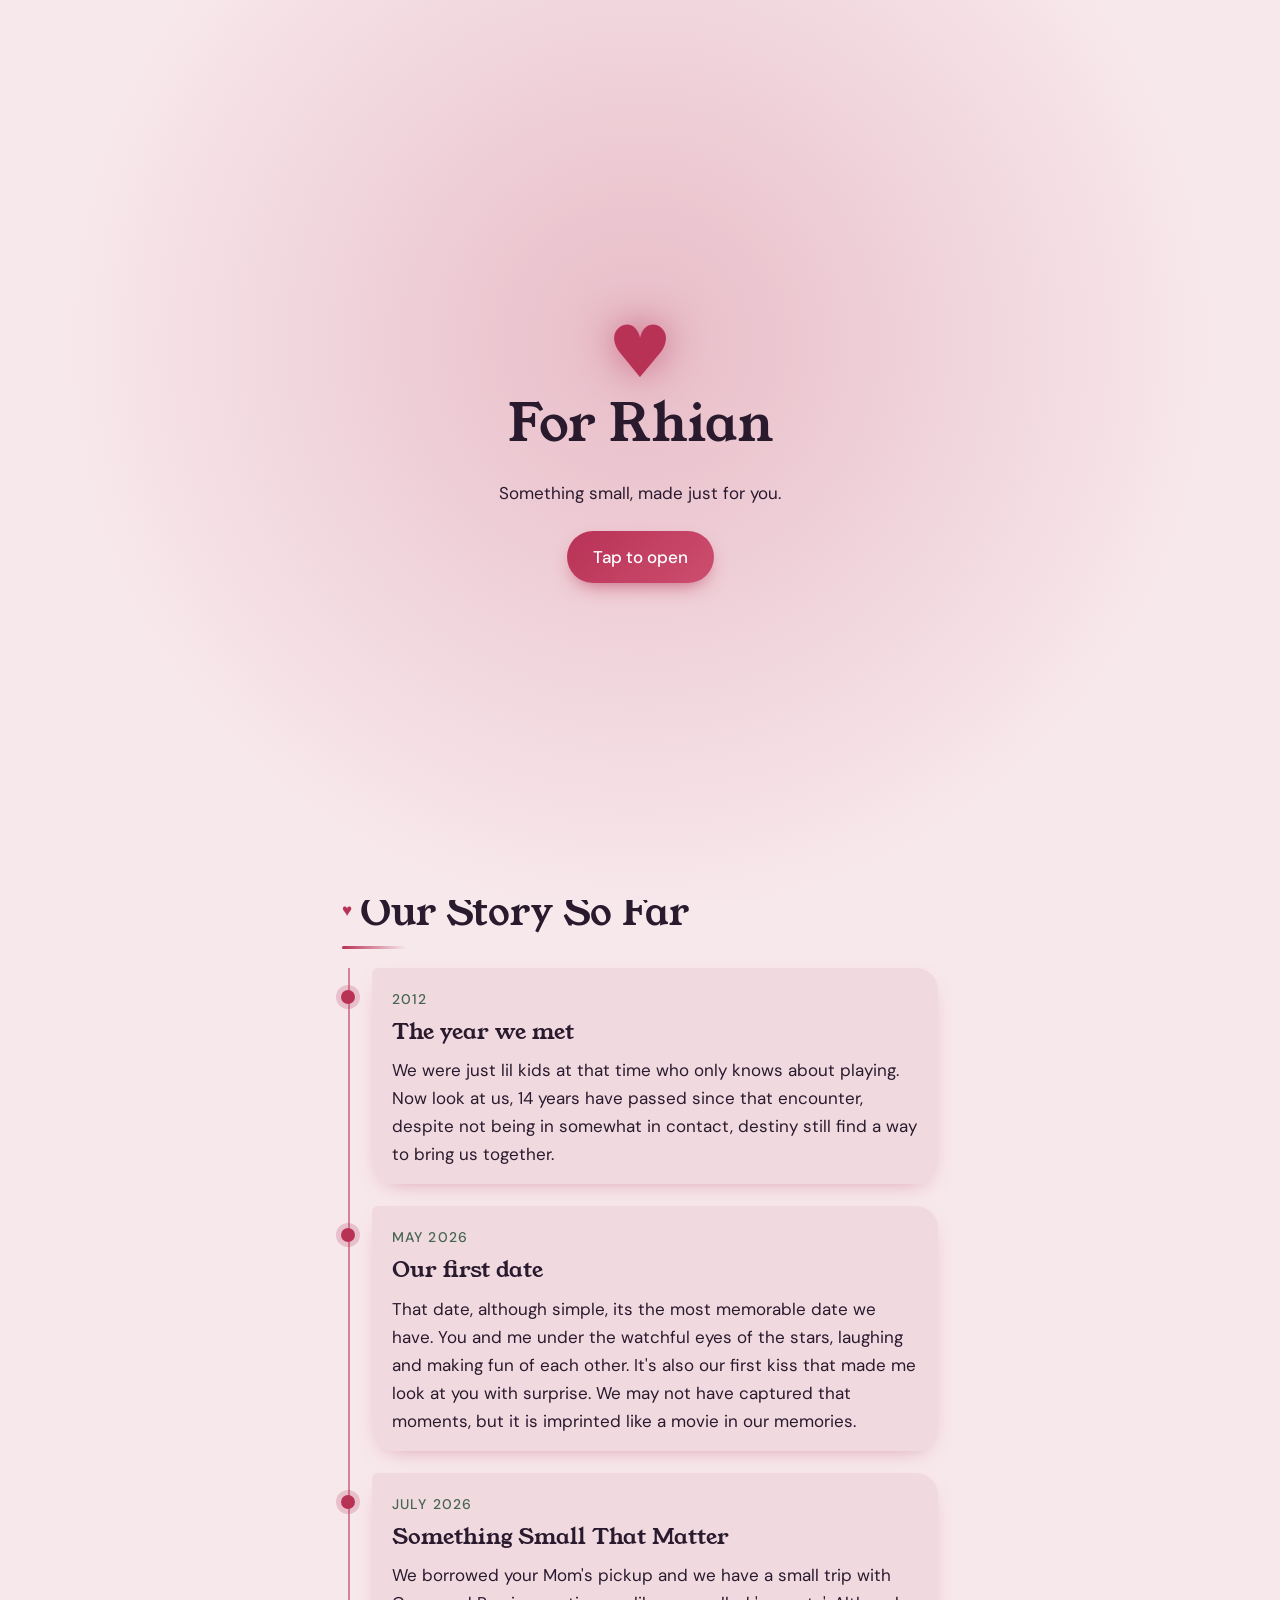
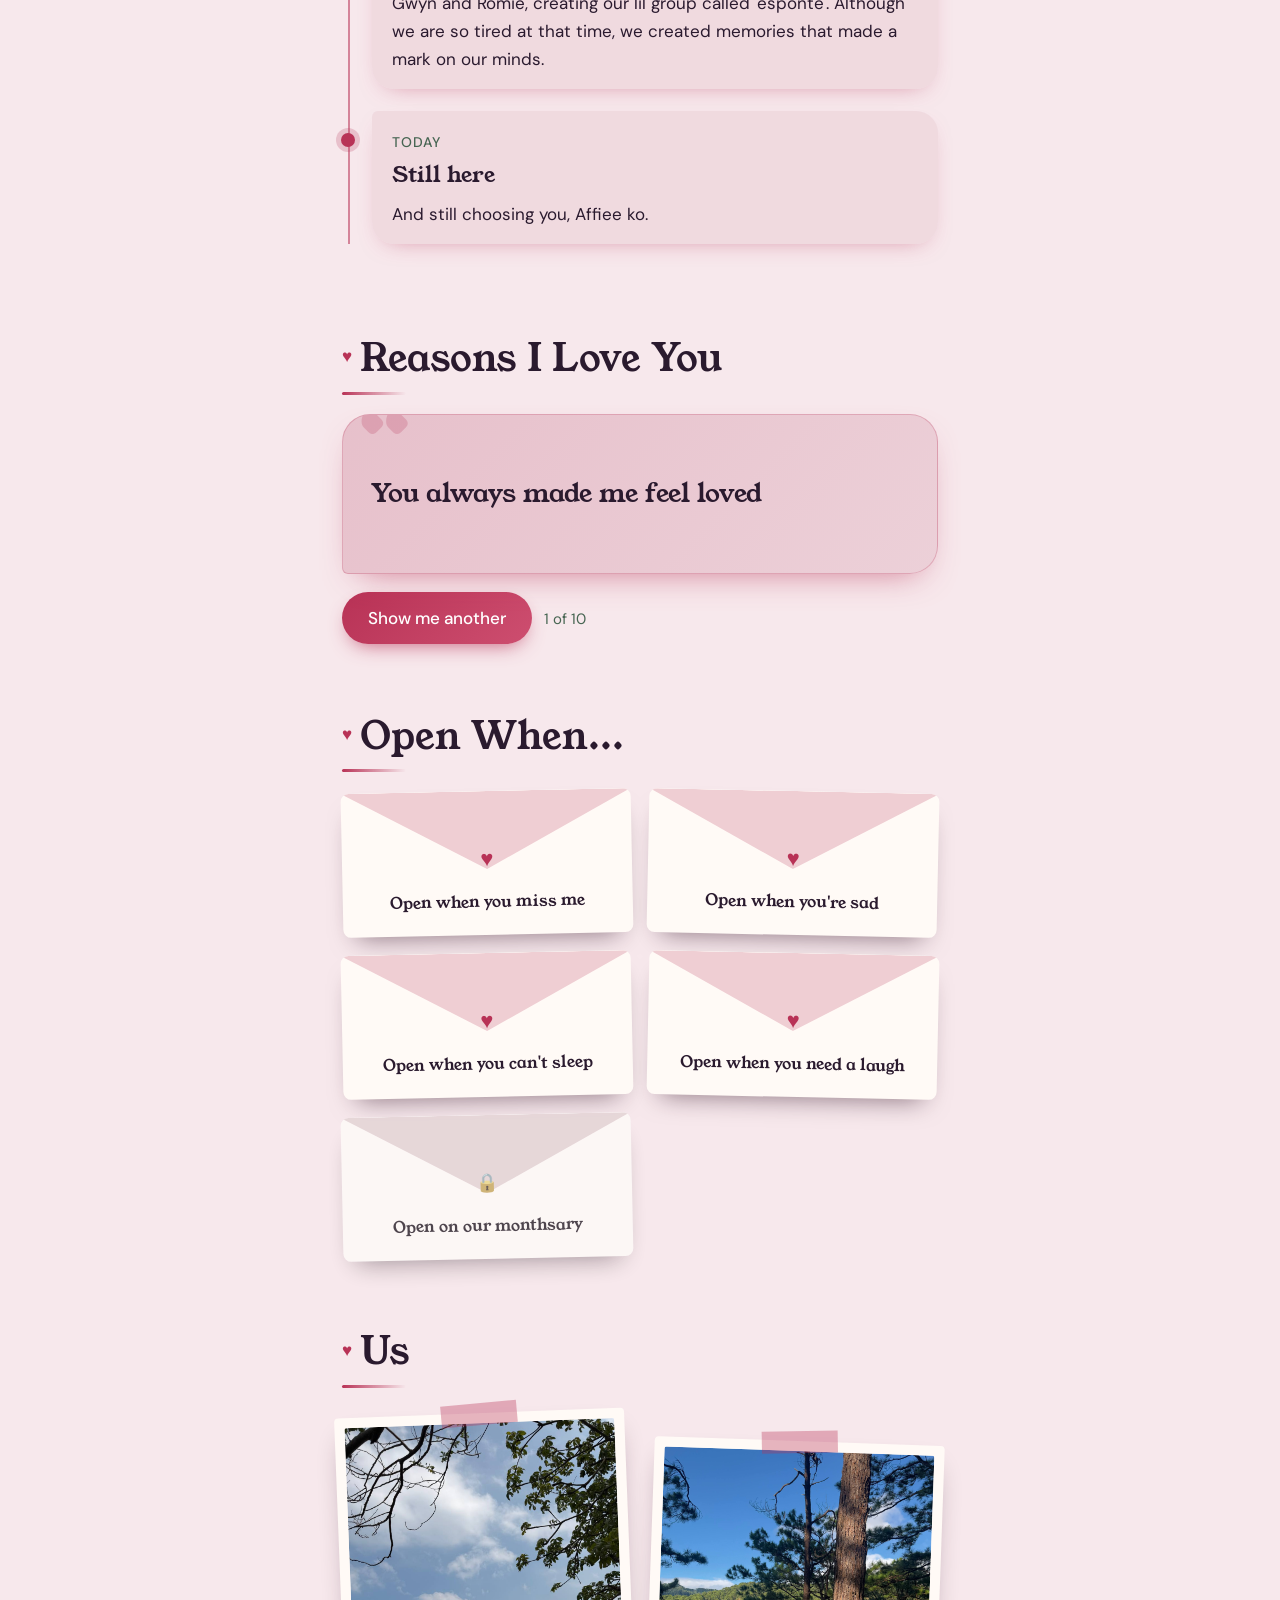
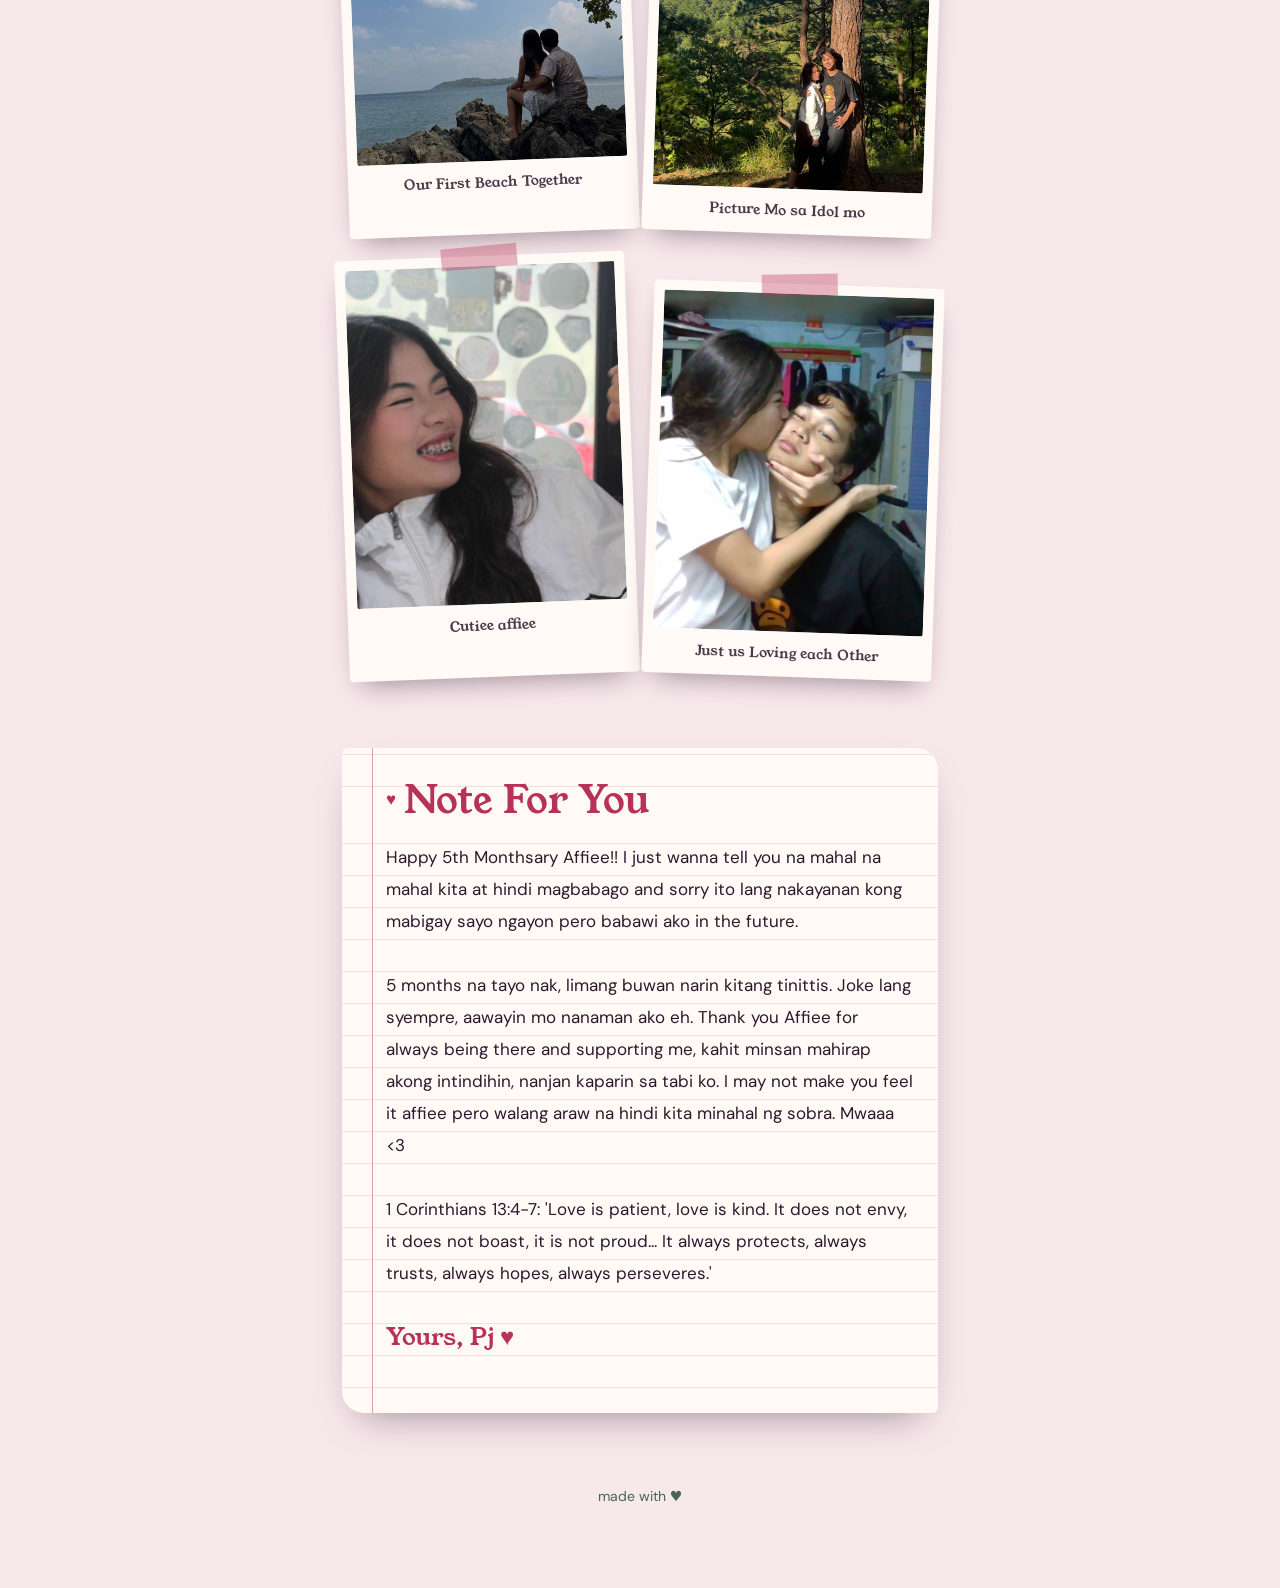
<file: index.html>
<!DOCTYPE html>
<html lang="en">
<head>
<meta charset="UTF-8">
<meta name="viewport" content="width=device-width, initial-scale=1.0">
<meta name="theme-color" content="#b83256">
<title>For Affiee</title>
<link rel="icon" href="data:image/svg+xml,<svg xmlns='http://www.w3.org/2000/svg' viewBox='0 0 100 100'><text y='.9em' font-size='90'>💗</text></svg>">
<link rel="preconnect" href="https://fonts.googleapis.com">
<link href="https://fonts.googleapis.com/css2?family=Young+Serif&family=DM+Sans:wght@400;500&display=swap" rel="stylesheet">
<link rel="stylesheet" href="style.css">
<link rel="stylesheet" href="extras.css">
</head>
<body>

<div class="gate" id="gate">
  <div>
    <p class="beat" aria-hidden="true">♥</p>
    <h1 id="gateTitle"></h1>
    <p>Something small, made just for you.</p>
    <button id="open">Tap to open</button>
  </div>
</div>

<main>
  <header class="hero">
    <p class="to" id="toLine"></p>
    <p class="count" id="days">0</p>
    <h1 id="headline"></h1>
    <p class="sub" id="subline"></p>
    <p class="months" id="months"></p>
    <p class="clock" id="clock"></p>
  </header>

  <section>
    <h2>Our Story So Far</h2>
    <div class="rail" id="timeline"></div>
  </section>

  <section>
    <h2>Reasons I Love You</h2>
    <div class="reason" id="reason" aria-live="polite"></div>
    <button id="next">Show me another</button><span class="meta" id="reasonCount"></span>
  </section>

  <section>
    <h2>Open When...</h2>
    <div class="envs" id="envs"></div>
  </section>

  <section>
    <h2>Us</h2>
    <div class="photos" id="photos"></div>
  </section>

  <section>
    <div class="letter">
      <h2>Note For You</h2>
      <div id="letter"></div>
      <p class="sign" id="sign"></p>
    </div>
  </section>
</main>

<div class="lb" id="lb" role="dialog" aria-label="Photo viewer">
  <img id="lbImg" alt="">
  <p id="lbCap"></p>
</div>

<div class="note" id="note" role="dialog" aria-label="Message">
  <div class="paper">
    <h3 id="noteTitle"></h3>
    <p id="noteText"></p>
    <small>tap anywhere to close</small>
  </div>
</div>

<button class="mute" id="mute" hidden aria-label="Play or pause music">♪</button>
<audio id="music" loop></audio>

<script src="script.js"></script>
<script src="extras.js"></script>
</body>
</html>
</file>
<file: style.css>
:root{
  --paper:#f7e8ec; --ink:#2a1a2e; --berry:#b83256; --sage:#476552; --soft:#ecd0d8;
  --card:#fffaf6;
  --serif:"Young Serif",Georgia,serif; --sans:"DM Sans",system-ui,sans-serif;
}
@media (prefers-color-scheme:dark){
  :root{--paper:#22141f; --ink:#f6e6ea; --berry:#ee7e9b; --sage:#9ec3a9; --soft:#3a2535; --card:#2e1a2a;}
}
*{box-sizing:border-box}
html{scroll-behavior:smooth}
body{margin:0;background:var(--paper);color:var(--ink);font:17px/1.65 var(--sans);position:relative}
body.locked{overflow:hidden}
main{max-width:640px;margin:0 auto;padding:0 22px 80px}
main::after{content:"made with ♥";display:block;text-align:center;color:var(--sage);font-size:14px;padding-top:64px}
section{padding:64px 0 8px}
h1,h2{font-family:var(--serif);font-weight:400;line-height:1.1;margin:0 0 .5em}
h2{font-size:clamp(28px,6vw,38px)}
h2::before{content:"♥";color:var(--berry);font-size:.45em;vertical-align:.5em;margin-right:.45em}
h2::after{content:"";display:block;width:64px;height:3px;border-radius:3px;margin-top:12px;
  background:linear-gradient(90deg,var(--berry),transparent)}

/* ---------- Background design ---------- */
body::before{content:"";position:fixed;inset:0;z-index:-1;pointer-events:none;
  background:
    radial-gradient(520px 420px at 92% 6%,color-mix(in srgb,var(--berry) 20%,transparent),transparent 70%),
    radial-gradient(500px 440px at 4% 72%,color-mix(in srgb,var(--sage) 18%,transparent),transparent 70%)}
body::after{content:"";position:fixed;inset:0;z-index:-1;pointer-events:none;opacity:.09;
  background-image:url("data:image/svg+xml,<svg xmlns='http://www.w3.org/2000/svg' width='140' height='140' viewBox='0 0 140 140'><path d='M40 62C14 44 19 24 32 26c6 1 8 6 8 6s2-5 8-6c13-2 18 18-8 36z' fill='%23b83256'/><path d='M108 126C92 115 95 103 103 104c4 1 5 4 5 4s1-3 5-4c8-1 11 11-5 22z' fill='%23b83256' transform='rotate(14 108 115)'/></svg>");
  animation:drift 80s linear infinite}
@keyframes drift{to{background-position:140px 140px}}
@media (prefers-color-scheme:dark){body::after{background-image:url("data:image/svg+xml,<svg xmlns='http://www.w3.org/2000/svg' width='140' height='140' viewBox='0 0 140 140'><path d='M40 62C14 44 19 24 32 26c6 1 8 6 8 6s2-5 8-6c13-2 18 18-8 36z' fill='%23ee7e9b'/><path d='M108 126C92 115 95 103 103 104c4 1 5 4 5 4s1-3 5-4c8-1 11 11-5 22z' fill='%23ee7e9b' transform='rotate(14 108 115)'/></svg>")}}

/* ---------- Opening screen ---------- */
.gate{position:fixed;inset:0;z-index:50;display:grid;place-items:center;text-align:center;padding:24px;
  background:radial-gradient(circle at 50% 38%,color-mix(in srgb,var(--berry) 24%,var(--paper)),var(--paper) 68%);
  transition:opacity .8s ease,visibility .8s}
.gate.gone{opacity:0;visibility:hidden}
.gate h1{font-size:clamp(34px,9vw,52px)}
.gate p{margin:0 0 6px}
.gate .beat{font-size:72px;color:var(--berry);line-height:1;animation:beat 1.4s ease-in-out infinite;
  text-shadow:0 0 36px color-mix(in srgb,var(--berry) 60%,transparent)}
@keyframes beat{0%,100%{transform:scale(1)}50%{transform:scale(1.15)}}

/* ---------- Hero ---------- */
.hero{min-height:92vh;display:flex;flex-direction:column;justify-content:center;padding-top:40px}
.hero p.to{margin:0 0 12px;color:var(--sage);font-weight:500;letter-spacing:.14em;text-transform:uppercase;font-size:14px}
.count{font-family:var(--serif);font-size:clamp(96px,28vw,180px);line-height:.9;margin:0;
  background:linear-gradient(135deg,var(--berry),color-mix(in srgb,var(--berry) 50%,#ffb347));
  -webkit-background-clip:text;background-clip:text;color:transparent;
  filter:drop-shadow(0 10px 28px color-mix(in srgb,var(--berry) 35%,transparent))}
.hero h1{font-size:clamp(28px,6vw,36px);margin-top:10px}
.hero .sub{max-width:34ch;opacity:.8}
.months{margin:16px 0 0;font-weight:500;display:inline-block;align-self:flex-start;
  background:color-mix(in srgb,var(--berry) 14%,transparent);padding:6px 16px;border-radius:999px}
.clock{margin:10px 0 0;font-variant-numeric:tabular-nums;color:var(--sage);font-weight:500}

/* ---------- Timeline ---------- */
.rail{border-left:2px solid color-mix(in srgb,var(--berry) 55%,transparent);margin-left:6px;padding-left:22px}
.rail article{position:relative;margin-bottom:22px;padding:16px 20px;
  background:color-mix(in srgb,var(--soft) 60%,transparent);border-radius:6px 22px 22px 22px;
  box-shadow:0 8px 24px -14px color-mix(in srgb,var(--berry) 60%,transparent)}
.rail article::before{content:"";position:absolute;left:-31px;top:22px;width:14px;height:14px;border-radius:50%;
  background:var(--berry);box-shadow:0 0 0 5px color-mix(in srgb,var(--berry) 22%,transparent)}
.rail time{font-weight:500;color:var(--sage);font-size:14px;letter-spacing:.08em;text-transform:uppercase}
.rail h3{font-family:var(--serif);font-weight:400;font-size:22px;margin:2px 0 6px}
.rail p{margin:0}

/* ---------- Reasons ---------- */
.reason{position:relative;overflow:hidden;
  background:linear-gradient(135deg,color-mix(in srgb,var(--soft) 90%,var(--berry)),var(--soft));
  border:1px solid color-mix(in srgb,var(--berry) 25%,transparent);
  border-radius:28px 28px 28px 6px;padding:34px 28px;min-height:160px;
  font-family:var(--serif);font-size:clamp(21px,5vw,26px);line-height:1.3;display:flex;align-items:center;
  box-shadow:0 14px 34px -18px color-mix(in srgb,var(--berry) 70%,transparent)}
.reason::before{content:"“";position:absolute;top:-18px;left:12px;font-size:110px;line-height:1;
  color:var(--berry);opacity:.22}
.reason.swap{animation:pop .35s ease}
@keyframes pop{from{transform:scale(.97);opacity:.4}to{transform:none;opacity:1}}
button{font:inherit;font-weight:500;cursor:pointer;border:0;border-radius:999px;padding:12px 26px;margin-top:18px;
  background:linear-gradient(135deg,var(--berry),color-mix(in srgb,var(--berry) 70%,#ff8fab));color:#fff;
  box-shadow:0 8px 20px -8px color-mix(in srgb,var(--berry) 80%,transparent)}
button:active{transform:scale(.97)}
button:focus-visible,a:focus-visible,.photos figure:focus-visible{outline:3px solid var(--sage);outline-offset:3px}
.meta{margin-left:12px;color:var(--sage);font-size:15px}

/* Floating hearts (spawned by script) */
.heart{position:fixed;z-index:40;pointer-events:none;color:var(--berry);font-size:22px;animation:float 1.3s ease-out forwards}
@keyframes float{to{transform:translate(var(--dx),-140px);opacity:0}}

/* ---------- Photos (polaroids) ---------- */
.photos{display:grid;grid-template-columns:1fr 1fr;gap:22px 16px;padding-top:6px}
.photos figure{position:relative;margin:0;cursor:zoom-in;background:#fffaf6;color:#2a1a2e;
  padding:10px 10px 4px;border-radius:4px;transform:rotate(-2.2deg);
  box-shadow:0 14px 28px -12px rgba(40,10,30,.45);transition:transform .25s ease}
.photos figure:nth-child(even){margin-top:28px;transform:rotate(2deg)}
.photos figure:hover{transform:rotate(0) scale(1.03)}
.photos figure::before{content:"";position:absolute;top:-10px;left:50%;width:76px;height:22px;margin-left:-38px;
  background:color-mix(in srgb,var(--berry) 35%,transparent);transform:rotate(-3deg)}
.photos img,.photos .ph{width:100%;aspect-ratio:4/5;object-fit:cover;border-radius:2px;background:var(--soft);display:block}
.photos .ph{display:grid;place-items:center;color:#476552;font-size:14px;text-align:center;padding:10px}
figcaption{font-family:var(--serif);font-size:14px;text-align:center;padding:10px 4px 8px;opacity:.85}

/* ---------- Photo viewer ---------- */
.lb{position:fixed;inset:0;z-index:60;background:rgba(15,8,14,.92);display:none;flex-direction:column;
  align-items:center;justify-content:center;padding:20px;cursor:zoom-out}
.lb.show{display:flex}
.lb img{max-width:100%;max-height:78vh;border-radius:6px;border:10px solid #fffaf6}
.lb p{color:#f6e6ea;margin:14px 0 0;text-align:center}

/* ---------- Letter (ruled paper) ---------- */
.letter{position:relative;background-color:var(--card);color:var(--ink);border-radius:6px 22px 6px 22px;
  padding:32px 24px 28px 44px;box-shadow:0 18px 40px -20px rgba(40,10,30,.5);
  background-image:repeating-linear-gradient(transparent 0 31px,color-mix(in srgb,var(--berry) 14%,transparent) 31px 32px);
  background-position:0 64px}
.letter::before{content:"";position:absolute;top:0;bottom:0;left:30px;width:1px;
  background:color-mix(in srgb,var(--berry) 45%,transparent)}
.letter h2::after{display:none}
.letter h2{color:var(--berry)}
.letter p{margin:0 0 32px;line-height:32px}
.sign{font-family:var(--serif);font-size:24px;color:var(--berry)}
.sign::after{content:" ♥"}

@media (prefers-reduced-motion:reduce){
  *{animation:none!important;scroll-behavior:auto;transition:none!important}
  .heart{display:none}
}
</file>
<file: extras.css>
.envs{display:grid;grid-template-columns:1fr 1fr;gap:18px 16px}
.env{position:relative;overflow:hidden;height:144px;margin:0;padding:88px 12px 10px;border-radius:8px;
  background:#fffaf6;color:#2a1a2e;font:inherit;font-family:var(--serif);font-size:16px;line-height:1.25;text-align:center;
  box-shadow:0 14px 26px -14px rgba(40,10,30,.55);transition:transform .2s ease}
.env:nth-child(odd){transform:rotate(-1.2deg)}
.env:nth-child(even){transform:rotate(1.2deg)}
.env:hover,.env:focus-visible{transform:translateY(-4px) rotate(0)}
.env::before{content:"";position:absolute;top:0;left:0;right:0;height:78px;
  background:color-mix(in srgb,var(--berry) 22%,#fffaf6);clip-path:polygon(0 0,100% 0,50% 100%)}
.env::after{content:"♥";position:absolute;top:56px;left:50%;width:24px;height:24px;margin-left:-12px;
  color:var(--berry);font-size:22px;line-height:24px}
.env.locked{opacity:.8;filter:saturate(.5)}
.env.locked::after{content:"🔒";font-size:18px}

.note{position:fixed;inset:0;z-index:70;display:none;place-items:center;padding:24px;
  background:rgba(15,8,14,.72);cursor:pointer}
.note.show{display:grid;animation:fade .25s ease}
.paper{max-width:420px;background:#fffaf6;color:#2a1a2e;border-radius:6px 22px 6px 22px;padding:30px 26px 22px;
  font-family:var(--serif);box-shadow:0 24px 50px -16px rgba(0,0,0,.6);transform:rotate(-1deg);animation:rise .35s ease}
.paper h3{margin:0 0 10px;font-weight:400;font-size:22px;color:#b83256}
.paper p{margin:0 0 16px;line-height:1.55;font-size:18px}
.paper small{font-family:var(--sans);font-size:13px;opacity:.6}
@keyframes fade{from{opacity:0}to{opacity:1}}
@keyframes rise{from{transform:translateY(24px) rotate(-3deg);opacity:0}to{transform:rotate(-1deg);opacity:1}}

.mute{position:fixed;right:16px;bottom:calc(16px + env(safe-area-inset-bottom,0px));z-index:45;
  width:48px;height:48px;margin:0;padding:0;font-size:22px;line-height:48px;border-radius:50%}
.mute.off{opacity:.55;text-decoration:line-through}

.count{cursor:pointer;-webkit-tap-highlight-color:transparent;user-select:none}
.count.boop{animation:boop .4s ease}
@keyframes boop{30%{transform:scale(1.08) rotate(-2deg)}60%{transform:scale(.97) rotate(1deg)}100%{transform:none}}
</file>
